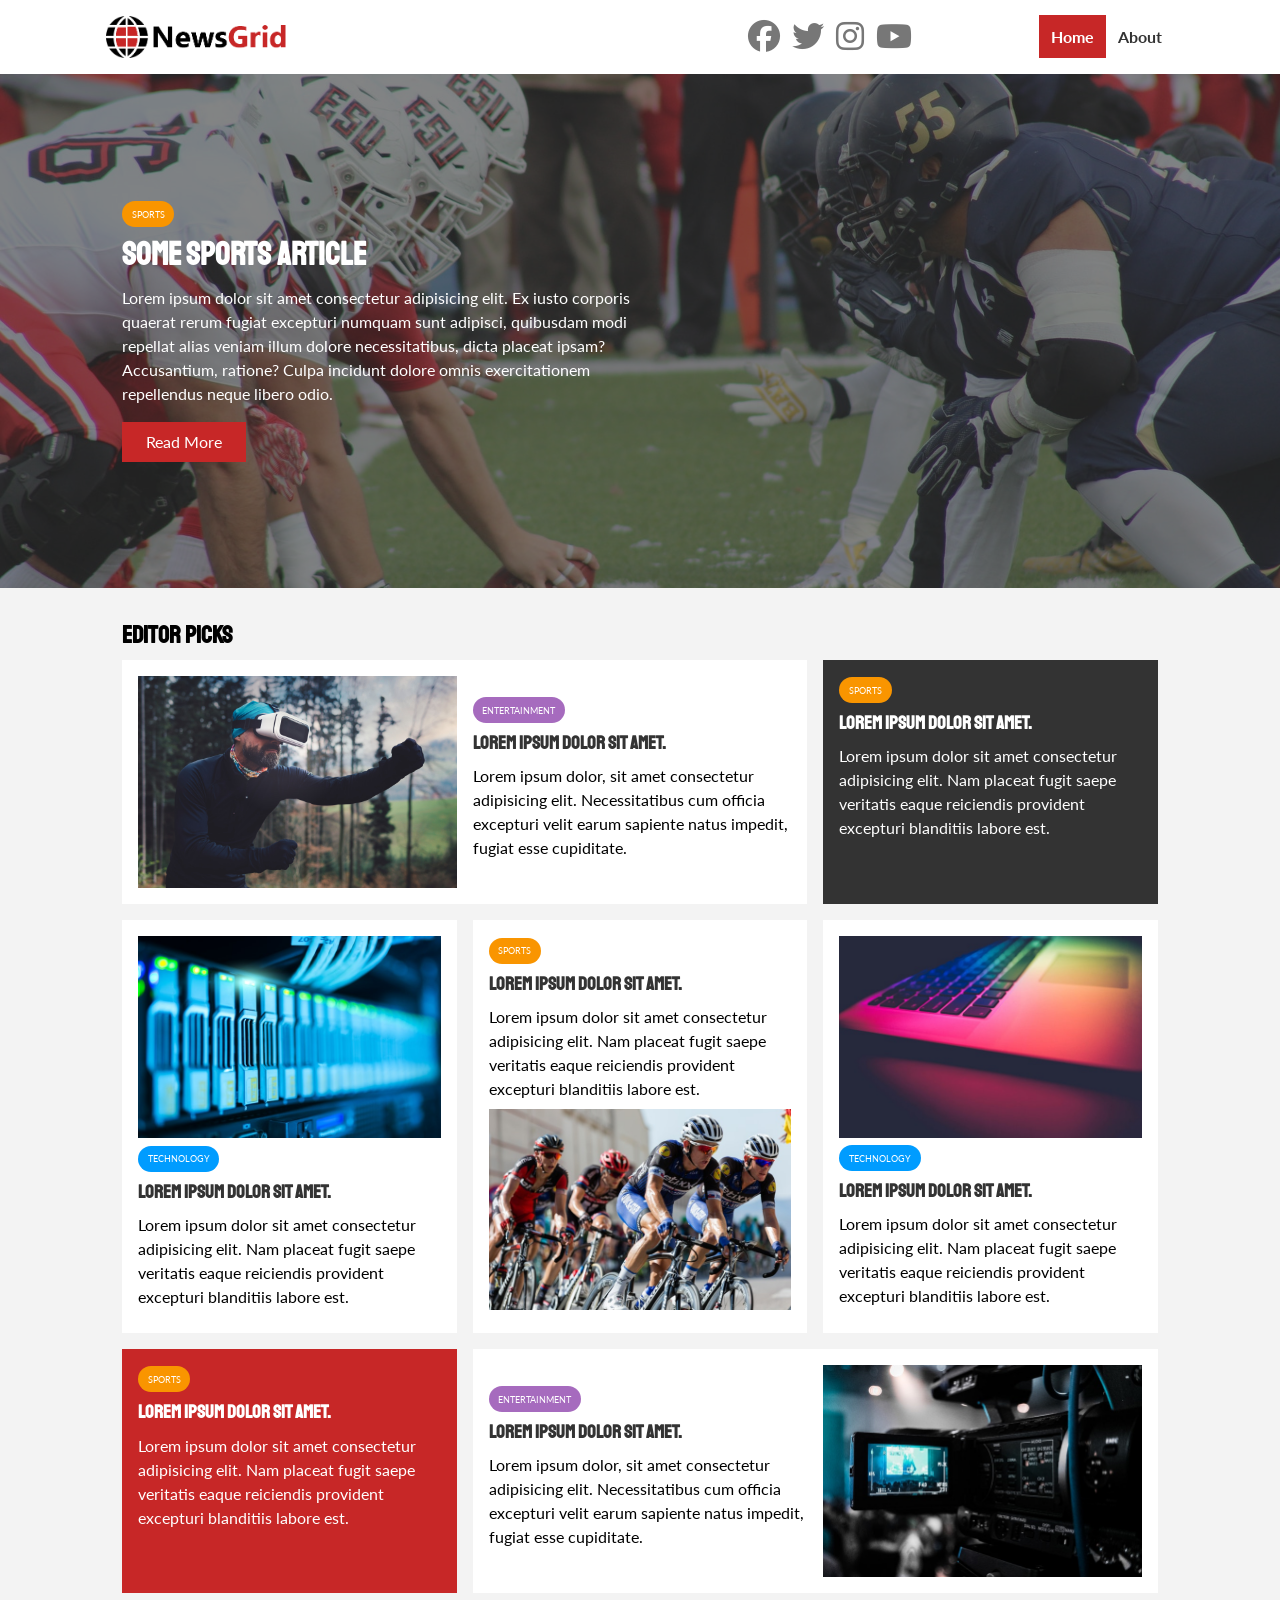
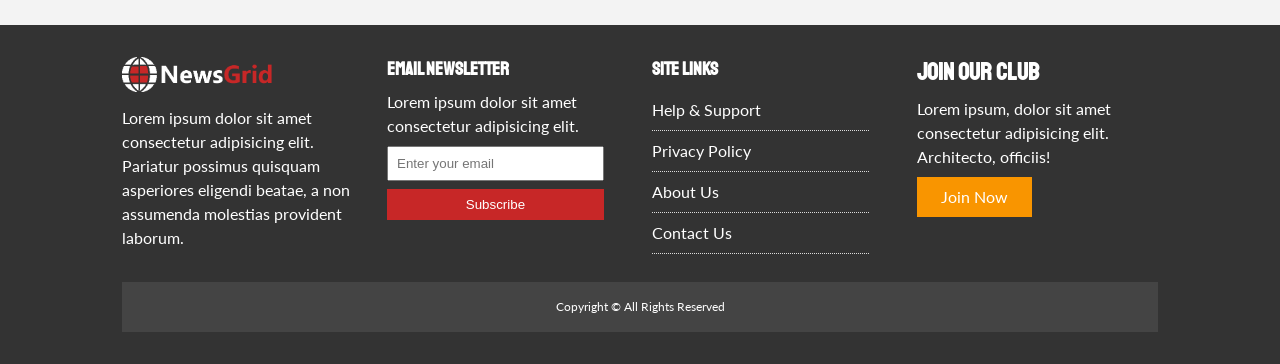
<file: index.html>
<!DOCTYPE html>
<html lang="en">
  <head>
    <meta charset="UTF-8" />
    <meta name="viewport" content="width=device-width, initial-scale=1.0" />
    <link
      rel="stylesheet"
      href="https://cdnjs.cloudflare.com/ajax/libs/font-awesome/6.7.2/css/all.min.css"
      integrity="sha512-Evv84Mr4kqVGRNSgIGL/F/aIDqQb7xQ2vcrdIwxfjThSH8CSR7PBEakCr51Ck+w+/U6swU2Im1vVX0SVk9ABhg=="
      crossorigin="anonymous"
      referrerpolicy="no-referrer"
    />
    <link rel="preconnect" href="https://fonts.googleapis.com" />
    <link rel="preconnect" href="https://fonts.gstatic.com" crossorigin />
    <link
      href="https://fonts.googleapis.com/css2?family=Lato:ital,wght@0,100;0,300;0,400;0,700;0,900;1,100;1,300;1,400;1,700;1,900&family=Staatliches&display=swap"
      rel="stylesheet"
    />
    <link rel="stylesheet" href="css/main.css" />
    <link
      rel="stylesheet"
      media="screen and (max-width: 768px)"
      href="css/mobile.css"
    />
    <link rel="shortcut icon" type="image/x-icon" href="favicon.ico" />
    <title>NewsGrid | Latest News</title>
  </head>
  <body>
    <nav id="main-nav">
      <div class="container">
        <img src="img/logo.png" alt="NewsGrid Logo" class="logo" />
        <div class="social">
          <a href="https://facebook.com"
            ><i class="fab fa-facebook fa-2x" target="_blank"></i
          ></a>
          <a href="https://twitter.com"
            ><i class="fab fa-twitter fa-2x" target="_blank"></i
          ></a>
          <a href="https://instagram.com"
            ><i class="fab fa-instagram fa-2x" target="_blank"></i
          ></a>
          <a href="https://youtube.com"
            ><i class="fab fa-youtube fa-2x" target="_blank"></i
          ></a>
        </div>
        <ul>
          <li><a href="index.html" class="current">Home</a></li>
          <li><a href="about.html">About</a></li>
        </ul>
      </div>
    </nav>

    <!-- Showcase -->
    <header id="showcase">
      <div class="container">
        <div class="showcase-container">
          <div class="showcase-content">
            <div class="category category-sports">Sports</div>
            <h1>Some Sports Article</h1>
            <p>
              Lorem ipsum dolor sit amet consectetur adipisicing elit. Ex iusto
              corporis quaerat rerum fugiat excepturi numquam sunt adipisci,
              quibusdam modi repellat alias veniam illum dolore necessitatibus,
              dicta placeat ipsam? Accusantium, ratione? Culpa incidunt dolore
              omnis exercitationem repellendus neque libero odio.
            </p>
            <a href="article.html" class="btn btn-primary">Read More</a>
          </div>
        </div>
      </div>
    </header>

    <!-- Home Articles -->
    <section id="home-articles" class="py-2">
      <div class="container">
        <h2>Editor Picks</h2>
        <div class="articles-container">
          <!-- Card 1 -->
          <article class="card">
            <img src="img/articles/ent1.jpg" alt="" />
            <div>
              <div class="category category-ent">Entertainment</div>
              <h3>
                <a href="article.html">Lorem ipsum dolor sit amet.</a>
              </h3>
              <p>
                Lorem ipsum dolor, sit amet consectetur adipisicing elit.
                Necessitatibus cum officia excepturi velit earum sapiente natus
                impedit, fugiat esse cupiditate.
              </p>
            </div>
          </article>
          <!-- Card 2 -->
          <article class="card bg-dark">
            <div class="category category-sports">Sports</div>
            <h3>
              <a href="article.html">Lorem ipsum dolor sit amet.</a>
            </h3>
            <p>
              Lorem ipsum dolor sit amet consectetur adipisicing elit. Nam
              placeat fugit saepe veritatis eaque reiciendis provident excepturi
              blanditiis labore est.
            </p>
          </article>
          <!-- Card 3 -->
          <article class="card">
            <img src="img/articles/tech1.jpg" alt="" />
            <div class="category category-tech">Technology</div>
            <h3>
              <a href="article.html">Lorem ipsum dolor sit amet.</a>
            </h3>
            <p>
              Lorem ipsum dolor sit amet consectetur adipisicing elit. Nam
              placeat fugit saepe veritatis eaque reiciendis provident excepturi
              blanditiis labore est.
            </p>
          </article>
          <!-- Card 4 -->
          <article class="card">
            <div class="category category-sports">Sports</div>
            <h3>
              <a href="article.html">Lorem ipsum dolor sit amet.</a>
            </h3>
            <p>
              Lorem ipsum dolor sit amet consectetur adipisicing elit. Nam
              placeat fugit saepe veritatis eaque reiciendis provident excepturi
              blanditiis labore est.
            </p>
            <img src="img/articles/sports1.jpg" alt="" />
          </article>
          <!-- Card 5 -->
          <article class="card">
            <img src="img/articles/tech2.jpg" alt="" />
            <div class="category category-tech">Technology</div>
            <h3>
              <a href="article.html">Lorem ipsum dolor sit amet.</a>
            </h3>
            <p>
              Lorem ipsum dolor sit amet consectetur adipisicing elit. Nam
              placeat fugit saepe veritatis eaque reiciendis provident excepturi
              blanditiis labore est.
            </p>
          </article>
          <!-- Card 6 -->
          <article class="card bg-primary">
            <div class="category category-sports">Sports</div>
            <h3>
              <a href="article.html">Lorem ipsum dolor sit amet.</a>
            </h3>
            <p>
              Lorem ipsum dolor sit amet consectetur adipisicing elit. Nam
              placeat fugit saepe veritatis eaque reiciendis provident excepturi
              blanditiis labore est.
            </p>
          </article>
          <!-- Card 7 -->
          <article class="card">
            <div>
              <div class="category category-ent">Entertainment</div>
              <h3>
                <a href="article.html">Lorem ipsum dolor sit amet.</a>
              </h3>
              <p>
                Lorem ipsum dolor, sit amet consectetur adipisicing elit.
                Necessitatibus cum officia excepturi velit earum sapiente natus
                impedit, fugiat esse cupiditate.
              </p>
            </div>
            <img src="img/articles/ent2.jpg" alt="" />
          </article>
        </div>
      </div>
    </section>

    <!-- Footer -->
    <footer id="main-footer" class="py-2">
      <div class="container footer-container">
        <div>
          <img src="img/logo_light.png" alt="NewsGrid" />
          <p>
            Lorem ipsum dolor sit amet consectetur adipisicing elit. Pariatur
            possimus quisquam asperiores eligendi beatae, a non assumenda
            molestias provident laborum.
          </p>
        </div>
        <div>
          <h3>Email Newsletter</h3>
          <p>Lorem ipsum dolor sit amet consectetur adipisicing elit.</p>
          <form>
            <input type="email" placeholder="Enter your email" />
            <input type="submit" value="Subscribe" class="btn btn-primary" />
          </form>
        </div>
        <div>
          <h3>Site Links</h3>
          <ul class="list">
            <li><a href="#">Help & Support</a></li>
            <li><a href="#">Privacy Policy</a></li>
            <li><a href="#">About Us</a></li>
            <li><a href="#">Contact Us</a></li>
          </ul>
        </div>
        <div>
          <h2>Join Our Club</h2>
          <p>
            Lorem ipsum, dolor sit amet consectetur adipisicing elit.
            Architecto, officiis!
          </p>
          <a href="#" class="btn btn-secondary">Join Now</a>
        </div>
        <div>
          <p>Copyright &copy; All Rights Reserved</p>
        </div>
      </div>
    </footer>
  </body>
</html>
</file>
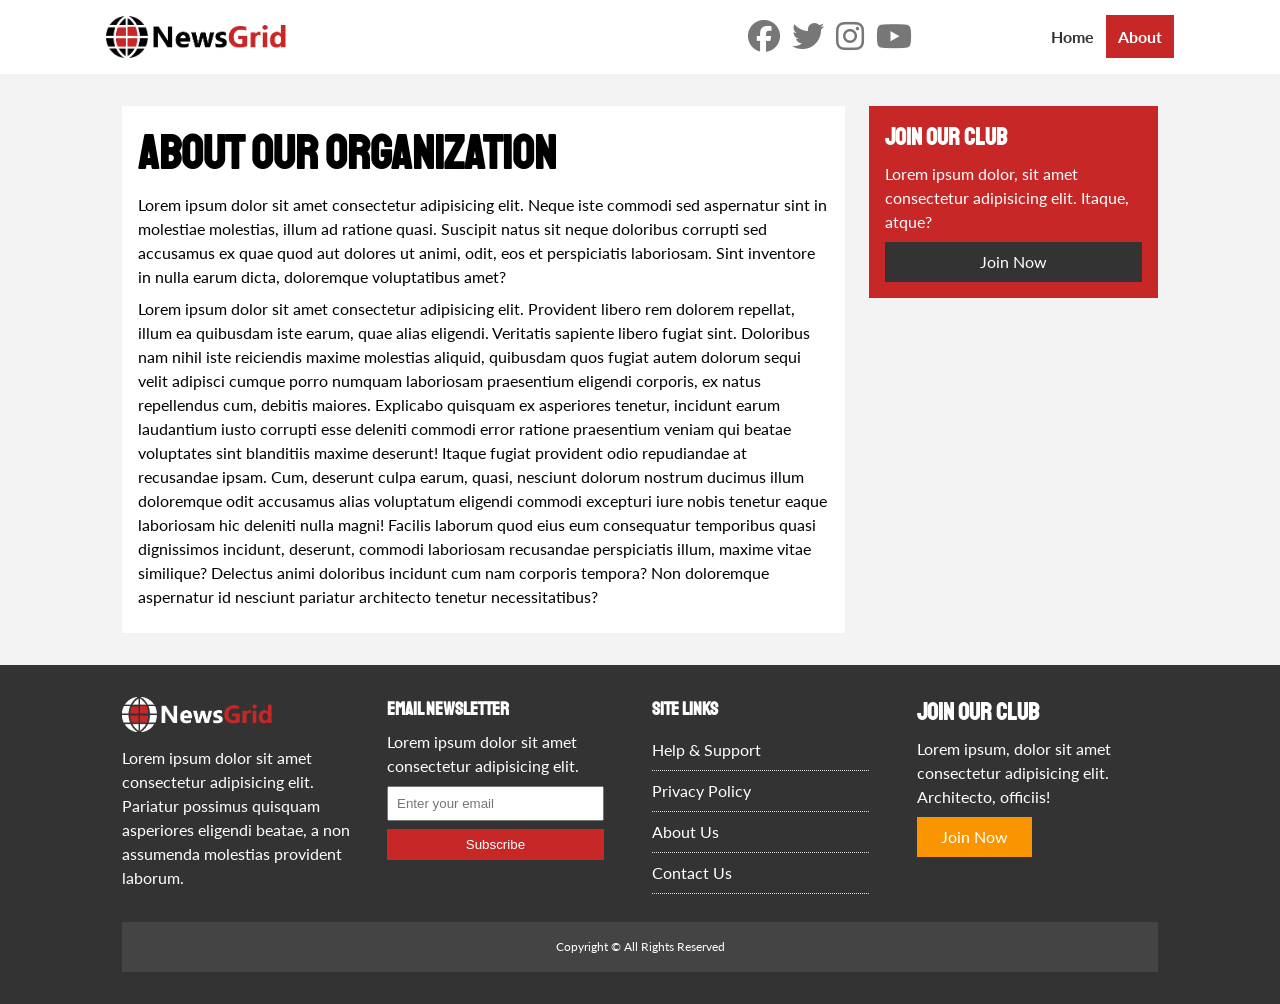
<file: about.html>
<!DOCTYPE html>
<html lang="en">
  <head>
    <meta charset="UTF-8" />
    <meta name="viewport" content="width=device-width, initial-scale=1.0" />
    <link
      rel="stylesheet"
      href="https://cdnjs.cloudflare.com/ajax/libs/font-awesome/6.7.2/css/all.min.css"
      integrity="sha512-Evv84Mr4kqVGRNSgIGL/F/aIDqQb7xQ2vcrdIwxfjThSH8CSR7PBEakCr51Ck+w+/U6swU2Im1vVX0SVk9ABhg=="
      crossorigin="anonymous"
      referrerpolicy="no-referrer"
    />
    <link rel="preconnect" href="https://fonts.googleapis.com" />
    <link rel="preconnect" href="https://fonts.gstatic.com" crossorigin />
    <link
      href="https://fonts.googleapis.com/css2?family=Lato:ital,wght@0,100;0,300;0,400;0,700;0,900;1,100;1,300;1,400;1,700;1,900&family=Staatliches&display=swap"
      rel="stylesheet"
    />
    <link rel="stylesheet" href="css/main.css" />
    <link
      rel="stylesheet"
      media="screen and (max-width: 768px)"
      href="css/mobile.css"
    />
    <link rel="shortcut icon" type="image/x-icon" href="favicon.ico" />
    <title>NewsGrid | About</title>
  </head>
  <body>
    <nav id="main-nav">
      <div class="container">
        <img src="img/logo.png" alt="NewsGrid Logo" class="logo" />
        <div class="social">
          <a href="https://facebook.com"
            ><i class="fab fa-facebook fa-2x" target="_blank"></i
          ></a>
          <a href="https://twitter.com"
            ><i class="fab fa-twitter fa-2x" target="_blank"></i
          ></a>
          <a href="https://instagram.com"
            ><i class="fab fa-instagram fa-2x" target="_blank"></i
          ></a>
          <a href="https://youtube.com"
            ><i class="fab fa-youtube fa-2x" target="_blank"></i
          ></a>
        </div>
        <ul>
          <li><a href="index.html">Home</a></li>
          <li><a href="about.html" class="current">About</a></li>
        </ul>
      </div>
    </nav>

    <!-- About -->
    <section id="about">
      <div class="container">
        <div class="page-container">
          <article class="card">
            <h1 class="l-heading">About Our Organization</h1>
            <p>
              Lorem ipsum dolor sit amet consectetur adipisicing elit. Neque
              iste commodi sed aspernatur sint in molestiae molestias, illum ad
              ratione quasi. Suscipit natus sit neque doloribus corrupti sed
              accusamus ex quae quod aut dolores ut animi, odit, eos et
              perspiciatis laboriosam. Sint inventore in nulla earum dicta,
              doloremque voluptatibus amet?
            </p>
            <p>
              Lorem ipsum dolor sit amet consectetur adipisicing elit. Provident
              libero rem dolorem repellat, illum ea quibusdam iste earum, quae
              alias eligendi. Veritatis sapiente libero fugiat sint. Doloribus
              nam nihil iste reiciendis maxime molestias aliquid, quibusdam quos
              fugiat autem dolorum sequi velit adipisci cumque porro numquam
              laboriosam praesentium eligendi corporis, ex natus repellendus
              cum, debitis maiores. Explicabo quisquam ex asperiores tenetur,
              incidunt earum laudantium iusto corrupti esse deleniti commodi
              error ratione praesentium veniam qui beatae voluptates sint
              blanditiis maxime deserunt! Itaque fugiat provident odio
              repudiandae at recusandae ipsam. Cum, deserunt culpa earum, quasi,
              nesciunt dolorum nostrum ducimus illum doloremque odit accusamus
              alias voluptatum eligendi commodi excepturi iure nobis tenetur
              eaque laboriosam hic deleniti nulla magni! Facilis laborum quod
              eius eum consequatur temporibus quasi dignissimos incidunt,
              deserunt, commodi laboriosam recusandae perspiciatis illum, maxime
              vitae similique? Delectus animi doloribus incidunt cum nam
              corporis tempora? Non doloremque aspernatur id nesciunt pariatur
              architecto tenetur necessitatibus?
            </p>
          </article>
          <aside class="card bg-primary">
            <h2>Join Our Club</h2>
            <p>
              Lorem ipsum dolor, sit amet consectetur adipisicing elit. Itaque,
              atque?
            </p>
            <a href="#" class="btn btn-dark btn-block">Join Now</a>
          </aside>
        </div>
      </div>
    </section>

    <!-- Footer -->
    <footer id="main-footer" class="py-2">
      <div class="container footer-container">
        <div>
          <img src="img/logo_light.png" alt="NewsGrid" />
          <p>
            Lorem ipsum dolor sit amet consectetur adipisicing elit. Pariatur
            possimus quisquam asperiores eligendi beatae, a non assumenda
            molestias provident laborum.
          </p>
        </div>
        <div>
          <h3>Email Newsletter</h3>
          <p>Lorem ipsum dolor sit amet consectetur adipisicing elit.</p>
          <form>
            <input type="email" placeholder="Enter your email" />
            <input type="submit" value="Subscribe" class="btn btn-primary" />
          </form>
        </div>
        <div>
          <h3>Site Links</h3>
          <ul class="list">
            <li><a href="#">Help & Support</a></li>
            <li><a href="#">Privacy Policy</a></li>
            <li><a href="#">About Us</a></li>
            <li><a href="#">Contact Us</a></li>
          </ul>
        </div>
        <div>
          <h2>Join Our Club</h2>
          <p>
            Lorem ipsum, dolor sit amet consectetur adipisicing elit.
            Architecto, officiis!
          </p>
          <a href="#" class="btn btn-secondary">Join Now</a>
        </div>
        <div>
          <p>Copyright &copy; All Rights Reserved</p>
        </div>
      </div>
    </footer>
  </body>
</html>
</file>
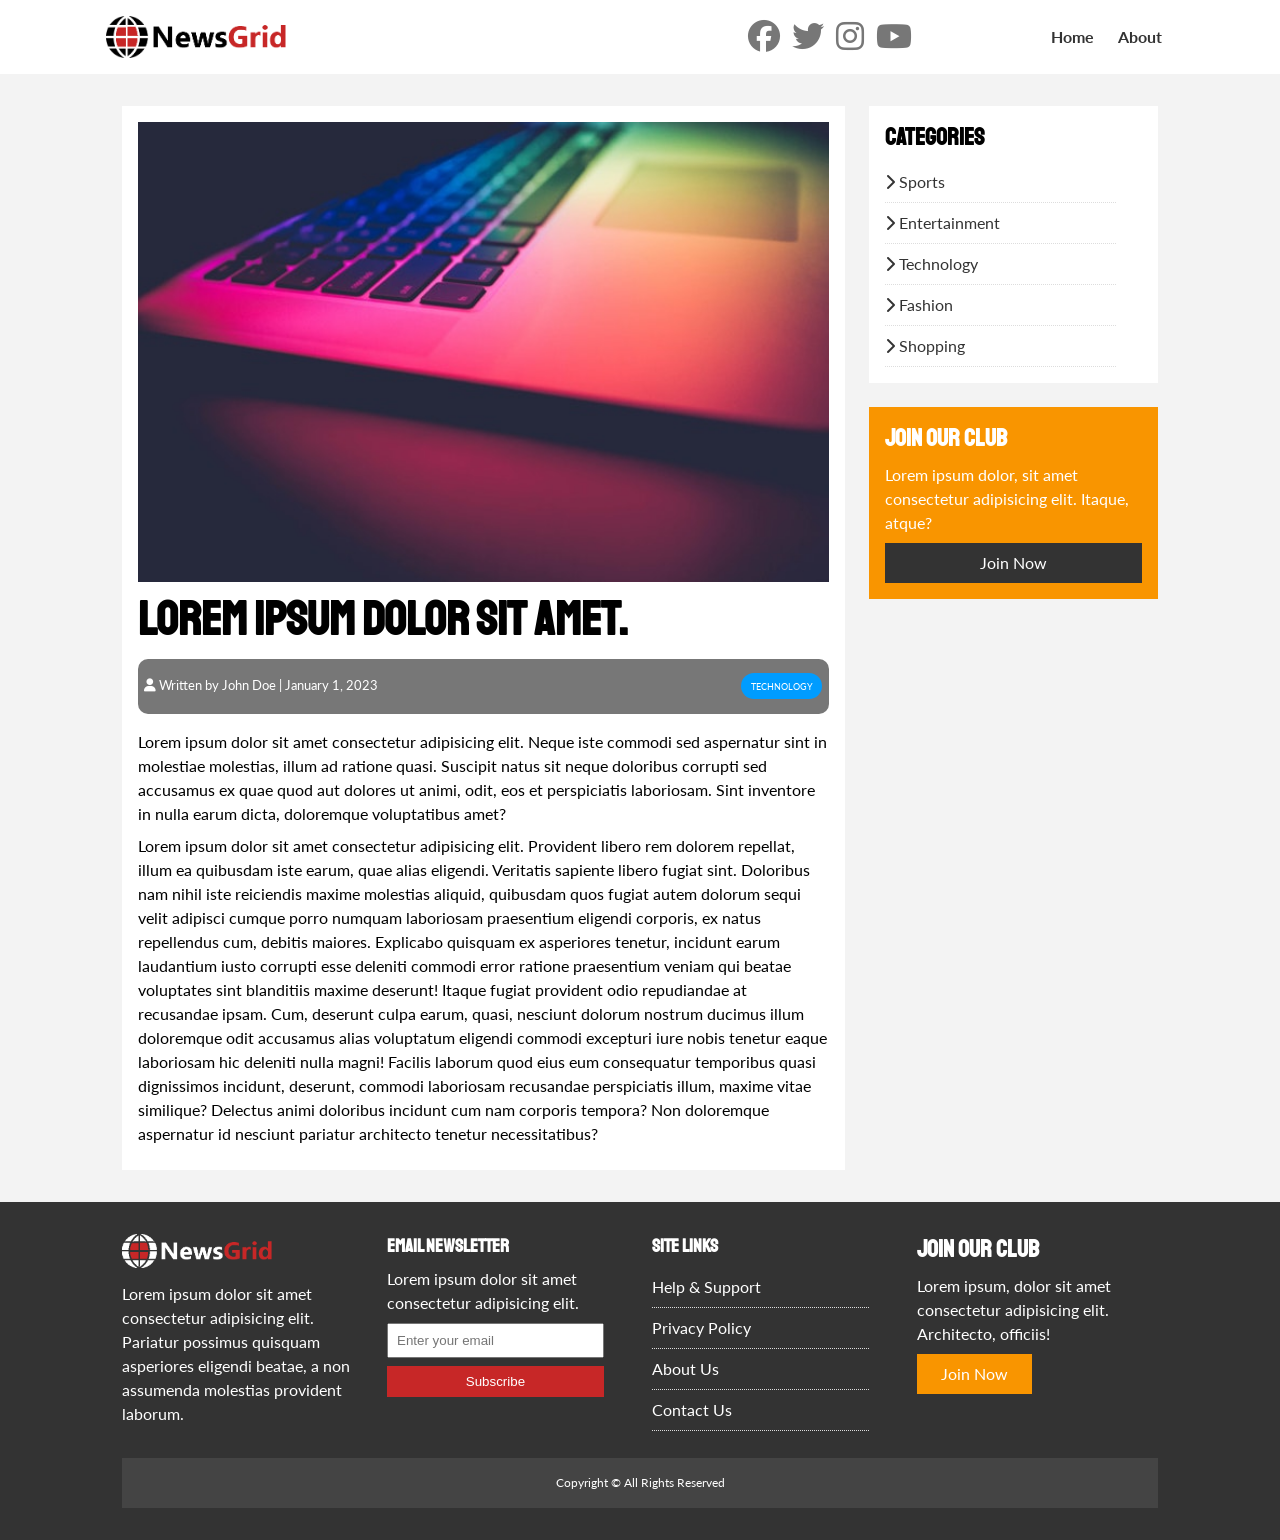
<file: article.html>
<!DOCTYPE html>
<html lang="en">
  <head>
    <meta charset="UTF-8" />
    <meta name="viewport" content="width=device-width, initial-scale=1.0" />
    <link
      rel="stylesheet"
      href="https://cdnjs.cloudflare.com/ajax/libs/font-awesome/6.7.2/css/all.min.css"
      integrity="sha512-Evv84Mr4kqVGRNSgIGL/F/aIDqQb7xQ2vcrdIwxfjThSH8CSR7PBEakCr51Ck+w+/U6swU2Im1vVX0SVk9ABhg=="
      crossorigin="anonymous"
      referrerpolicy="no-referrer"
    />
    <link rel="preconnect" href="https://fonts.googleapis.com" />
    <link rel="preconnect" href="https://fonts.gstatic.com" crossorigin />
    <link
      href="https://fonts.googleapis.com/css2?family=Lato:ital,wght@0,100;0,300;0,400;0,700;0,900;1,100;1,300;1,400;1,700;1,900&family=Staatliches&display=swap"
      rel="stylesheet"
    />
    <link rel="stylesheet" href="css/main.css" />
    <link
      rel="stylesheet"
      media="screen and (max-width: 768px)"
      href="css/mobile.css"
    />
    <link rel="shortcut icon" type="image/x-icon" href="favicon.ico" />
    <title>NewsGrid | Articles</title>
  </head>
  <body>
    <nav id="main-nav">
      <div class="container">
        <img src="img/logo.png" alt="NewsGrid Logo" class="logo" />
        <div class="social">
          <a href="https://facebook.com"
            ><i class="fab fa-facebook fa-2x" target="_blank"></i
          ></a>
          <a href="https://twitter.com"
            ><i class="fab fa-twitter fa-2x" target="_blank"></i
          ></a>
          <a href="https://instagram.com"
            ><i class="fab fa-instagram fa-2x" target="_blank"></i
          ></a>
          <a href="https://youtube.com"
            ><i class="fab fa-youtube fa-2x" target="_blank"></i
          ></a>
        </div>
        <ul>
          <li><a href="index.html">Home</a></li>
          <li><a href="about.html">About</a></li>
        </ul>
      </div>
    </nav>

    <!-- Article -->
    <section id="article">
      <div class="container">
        <div class="page-container">
          <article class="card">
            <img src="img/articles/tech2.jpg" alt="" />
            <h1 class="l-heading">Lorem ipsum dolor sit amet.</h1>
            <div class="meta">
              <small>
                <i class="fas fa-user"></i> Written by John Doe | January 1,
                2023
              </small>
              <div class="category category-tech">Technology</div>
            </div>
            <p>
              Lorem ipsum dolor sit amet consectetur adipisicing elit. Neque
              iste commodi sed aspernatur sint in molestiae molestias, illum ad
              ratione quasi. Suscipit natus sit neque doloribus corrupti sed
              accusamus ex quae quod aut dolores ut animi, odit, eos et
              perspiciatis laboriosam. Sint inventore in nulla earum dicta,
              doloremque voluptatibus amet?
            </p>
            <p>
              Lorem ipsum dolor sit amet consectetur adipisicing elit. Provident
              libero rem dolorem repellat, illum ea quibusdam iste earum, quae
              alias eligendi. Veritatis sapiente libero fugiat sint. Doloribus
              nam nihil iste reiciendis maxime molestias aliquid, quibusdam quos
              fugiat autem dolorum sequi velit adipisci cumque porro numquam
              laboriosam praesentium eligendi corporis, ex natus repellendus
              cum, debitis maiores. Explicabo quisquam ex asperiores tenetur,
              incidunt earum laudantium iusto corrupti esse deleniti commodi
              error ratione praesentium veniam qui beatae voluptates sint
              blanditiis maxime deserunt! Itaque fugiat provident odio
              repudiandae at recusandae ipsam. Cum, deserunt culpa earum, quasi,
              nesciunt dolorum nostrum ducimus illum doloremque odit accusamus
              alias voluptatum eligendi commodi excepturi iure nobis tenetur
              eaque laboriosam hic deleniti nulla magni! Facilis laborum quod
              eius eum consequatur temporibus quasi dignissimos incidunt,
              deserunt, commodi laboriosam recusandae perspiciatis illum, maxime
              vitae similique? Delectus animi doloribus incidunt cum nam
              corporis tempora? Non doloremque aspernatur id nesciunt pariatur
              architecto tenetur necessitatibus?
            </p>
          </article>

          <aside id="categories" class="card">
            <h2>Categories</h2>
            <ul class="list">
              <li>
                <a href="#"><i class="fas fa-chevron-right"></i> Sports</a>
              </li>
              <li>
                <a href="#"
                  ><i class="fas fa-chevron-right"></i> Entertainment</a
                >
              </li>
              <li>
                <a href="#"><i class="fas fa-chevron-right"></i> Technology</a>
              </li>
              <li>
                <a href="#"><i class="fas fa-chevron-right"></i> Fashion</a>
              </li>
              <li>
                <a href="#"><i class="fas fa-chevron-right"></i> Shopping</a>
              </li>
            </ul>
          </aside>

          <aside class="card bg-secondary">
            <h2>Join Our Club</h2>
            <p>
              Lorem ipsum dolor, sit amet consectetur adipisicing elit. Itaque,
              atque?
            </p>
            <a href="#" class="btn btn-dark btn-block">Join Now</a>
          </aside>
        </div>
      </div>
    </section>

    <!-- Footer -->
    <footer id="main-footer" class="py-2">
      <div class="container footer-container">
        <div>
          <img src="img/logo_light.png" alt="NewsGrid" />
          <p>
            Lorem ipsum dolor sit amet consectetur adipisicing elit. Pariatur
            possimus quisquam asperiores eligendi beatae, a non assumenda
            molestias provident laborum.
          </p>
        </div>
        <div>
          <h3>Email Newsletter</h3>
          <p>Lorem ipsum dolor sit amet consectetur adipisicing elit.</p>
          <form>
            <input type="email" placeholder="Enter your email" />
            <input type="submit" value="Subscribe" class="btn btn-primary" />
          </form>
        </div>
        <div>
          <h3>Site Links</h3>
          <ul class="list">
            <li><a href="#">Help & Support</a></li>
            <li><a href="#">Privacy Policy</a></li>
            <li><a href="#">About Us</a></li>
            <li><a href="#">Contact Us</a></li>
          </ul>
        </div>
        <div>
          <h2>Join Our Club</h2>
          <p>
            Lorem ipsum, dolor sit amet consectetur adipisicing elit.
            Architecto, officiis!
          </p>
          <a href="#" class="btn btn-secondary">Join Now</a>
        </div>
        <div>
          <p>Copyright &copy; All Rights Reserved</p>
        </div>
      </div>
    </footer>
  </body>
</html>
</file>
<file: css/main.css>
/* CSS Variables */

:root {
  --primary-color: #c72727;
  --secondary-color: #f99500;
  --light-color: #f3f3f3;
  --dark-color: #333;
  --max-width: 1100px;
}

.category {
  --sport-color: #f99500;
  --ent-color: #a66bbe;
  --tech-color: #009cff;
}

/* Global */

* {
  margin: 0;
  padding: 0;
  box-sizing: border-box;
}

body {
  font-family: 'Lato', sans-serif;
  background-color: var(--light-color);
  line-height: 1.5;
}

a {
  text-decoration: none;
  color: var(--dark-color);
}

ul {
  list-style: none;
}

p {
  margin: 0.5rem 0;
}

img {
  width: 100%;
}

h1,
h2,
h3,
h4,
h5,
h6 {
  font-family: 'Staatliches', cursive;
  margin-bottom: 0.55rem;
  line-height: 1.3;
}

.container {
  max-width: var(--max-width);
  margin: auto;
  padding: 0 2rem;
  overflow: hidden;
}

.category {
  display: inline-block;
  color: #fff;
  font-size: 0.55rem;
  text-transform: uppercase;
  padding: 0.4rem 0.6rem;
  border-radius: 15px;
  margin-bottom: 0.5rem;
}

.category-sports {
  background: var(--sport-color);
}

.category-ent {
  background: var(--ent-color);
}

.category-tech {
  background: var(--tech-color);
}

/* Buttons */

.btn {
  display: inline-block;
  border: none;
  background: var(--dark-color);
  color: #fff;
  padding: 0.5rem 1.5rem;
}

.btn-light {
  background: var(--light-color);
  color: var(--dark-color);
}

.btn-primary {
  background: var(--primary-color);
  color: #fff;
}

.btn-secondary {
  background: var(--secondary-color);
  color: #fff;
}

.btn-block {
  display: block;
  width: 100%;
  text-align: center;
}

.btn:hover {
  opacity: 0.8;
}

.card {
  background: #fff;
  padding: 1rem;
}

/* Backgrounds */

.bg-dark {
  background: var(--dark-color);
  color: #fff;
}

.bg-light {
  background: var(--light-color);
  color: var(--dark-color);
}

.bg-primary {
  background: var(--primary-color);
  color: #fff;
}

.bg-secondary {
  background: var(--secondary-color);
  color: #fff;
}

.bg-dark h1,
.bg-dark h2,
.bg-dark h3,
.bg-dark a,
.bg-primary h1,
.bg-primary h2,
.bg-primary h3,
.bg-primary a,
.bg-secondary h1,
.bg-secondary h2,
.bg-secondary h3,
.bg-secondary a {
  color: #fff;
}

/* Padding */

.p-1 {
  padding: 1.5rem;
}

.p-2 {
  padding: 2rem;
}

.p-3 {
  padding: 3rem;
}

.py-1 {
  padding: 1.5rem 0;
}

.py-2 {
  padding: 2rem 0;
}

.py-3 {
  padding: 3rem 0;
}

.list li {
  padding: 0.5rem 0;
  border-bottom: 1px dotted #ddd;
  width: 90%;
}

.list li a:hover {
  color: var(--primary-color) !important;
}

.l-heading {
  font-size: 3rem;
}

/* Inner Page Container */

.page-container {
  display: grid;
  grid-template-columns: 5fr 2fr;
  margin: 2rem 0;
  gap: 1.5rem;
}

.page-container > *:first-child {
  grid-row: 1 / span 3;
}

/* Navigation */

#main-nav {
  background: #fff;
  position: sticky;
  top: 0;
  z-index: 2;
}

#main-nav .container {
  display: grid;
  grid-template-columns: 6fr 3fr 2fr;
  padding: 1rem;
  align-items: center;
}

#main-nav .logo {
  width: 180px;
}

#main-nav ul {
  justify-self: end;
  display: flex;
}

#main-nav ul li a {
  padding: 0.75rem;
  font-weight: bold;
}

#main-nav ul li a.current {
  background: var(--primary-color);
  color: #fff;
}

#main-nav ul li a:hover {
  background: var(--light-color);
  color: var(--dark-color);
}

#main-nav .social {
  justify-self: center;
}

#main-nav .social a {
  margin-right: 0.5rem;
  color: #777;
}

/* Showcase */

#showcase {
  color: #fff;
  background: #333;
  padding: 2rem;
  position: relative;
}

#showcase::before {
  content: '';
  position: absolute;
  top: 0;
  left: 0;
  width: 100%;
  height: 100%;
  background: url('../img/featured.jpg') no-repeat center center/cover;
  opacity: 0.4;
}

#showcase .showcase-container {
  display: grid;
  grid-template-columns: repeat(2, 1fr);
  justify-content: center;
  align-items: center;
  height: 50vh;
}

#showcase .showcase-content {
  z-index: 1;
}

#showcase .showcase-content p {
  margin-bottom: 1rem;
}

/* Home Articles */

#home-articles .articles-container {
  display: grid;
  grid-template-columns: repeat(3, 1fr);
  gap: 1rem;
}

#home-articles .articles-container > *:first-child,
#home-articles .articles-container > *:last-child {
  display: grid;
  grid-template-columns: repeat(2, 1fr);
  gap: 1rem;
  grid-column: 1 / span 2;
  align-items: center;
}

#home-articles .articles-container > *:last-child {
  grid-column: 2 / span 2;
}

#article .meta {
  display: flex;
  justify-content: space-between;
  align-items: center;
  padding: 0.4rem;
  margin-bottom: 1rem;
  background-color: #777;
  color: #fff;
  border-radius: 10px;
}

#article .meta .category {
  margin-top: 0.5rem;
}

/* Footer */

#main-footer {
  background-color: var(--dark-color);
  color: #fff;
}

#main-footer img {
  width: 150px;
}

#main-footer a {
  color: #fff;
}

#main-footer .footer-container {
  display: grid;
  grid-template-columns: repeat(4, 1fr);
  gap: 1.5rem;
}

#main-footer .footer-container > *:last-child {
  background-color: #444;
  padding: 0.5rem;
  grid-column: 1 / span 4;
  text-align: center;
  font-size: 0.75rem;
}

#main-footer .footer-container input[type='email'] {
  width: 90%;
  padding: 0.5rem;
  margin-bottom: 0.5rem;
}

#main-footer .footer-container input[type='submit'] {
  width: 90%;
}
</file>
<file: css/mobile.css>
/* Navigation */

#main-nav .social {
  display: none;
}

#main-nav .container {
  grid-template-columns: 1fr;
  gap: 1.2rem;
}

#main-nav ul,
#main-nav .logo {
  justify-self: center;
}

#main-nav ul li a {
  padding: 0.5rem;
}

#home-articles .articles-container {
  grid-template-columns: repeat(2, 1fr);
}

#home-articles .articles-container > *:first-child,
#home-articles .articles-container > *:last-child {
  grid-template-columns: 1fr;
  grid-column: 1;
}

@media (max-width: 600px) {
  /* Stack Grid Items */
  #showcase .showcase-container,
  #home-articles .articles-container,
  #main-footer .footer-container {
    grid-template-columns: 1fr;
  }

  #main-footer .footer-container > *:last-child {
    grid-column: 1;
  }

  #main-footer .footer-container > *:first-child,
  #main-footer .footer-container > *:nth-child(2) {
    border-bottom: 1px solid #444;
    padding-bottom: 1rem;
  }

  .page-container {
    grid-template-columns: 1fr;
    text-align: center;
  }

  .page-container > *:first-child {
    grid-row: 1;
  }

  .l-heading {
    font-size: 2rem;
  }
}
</file>
